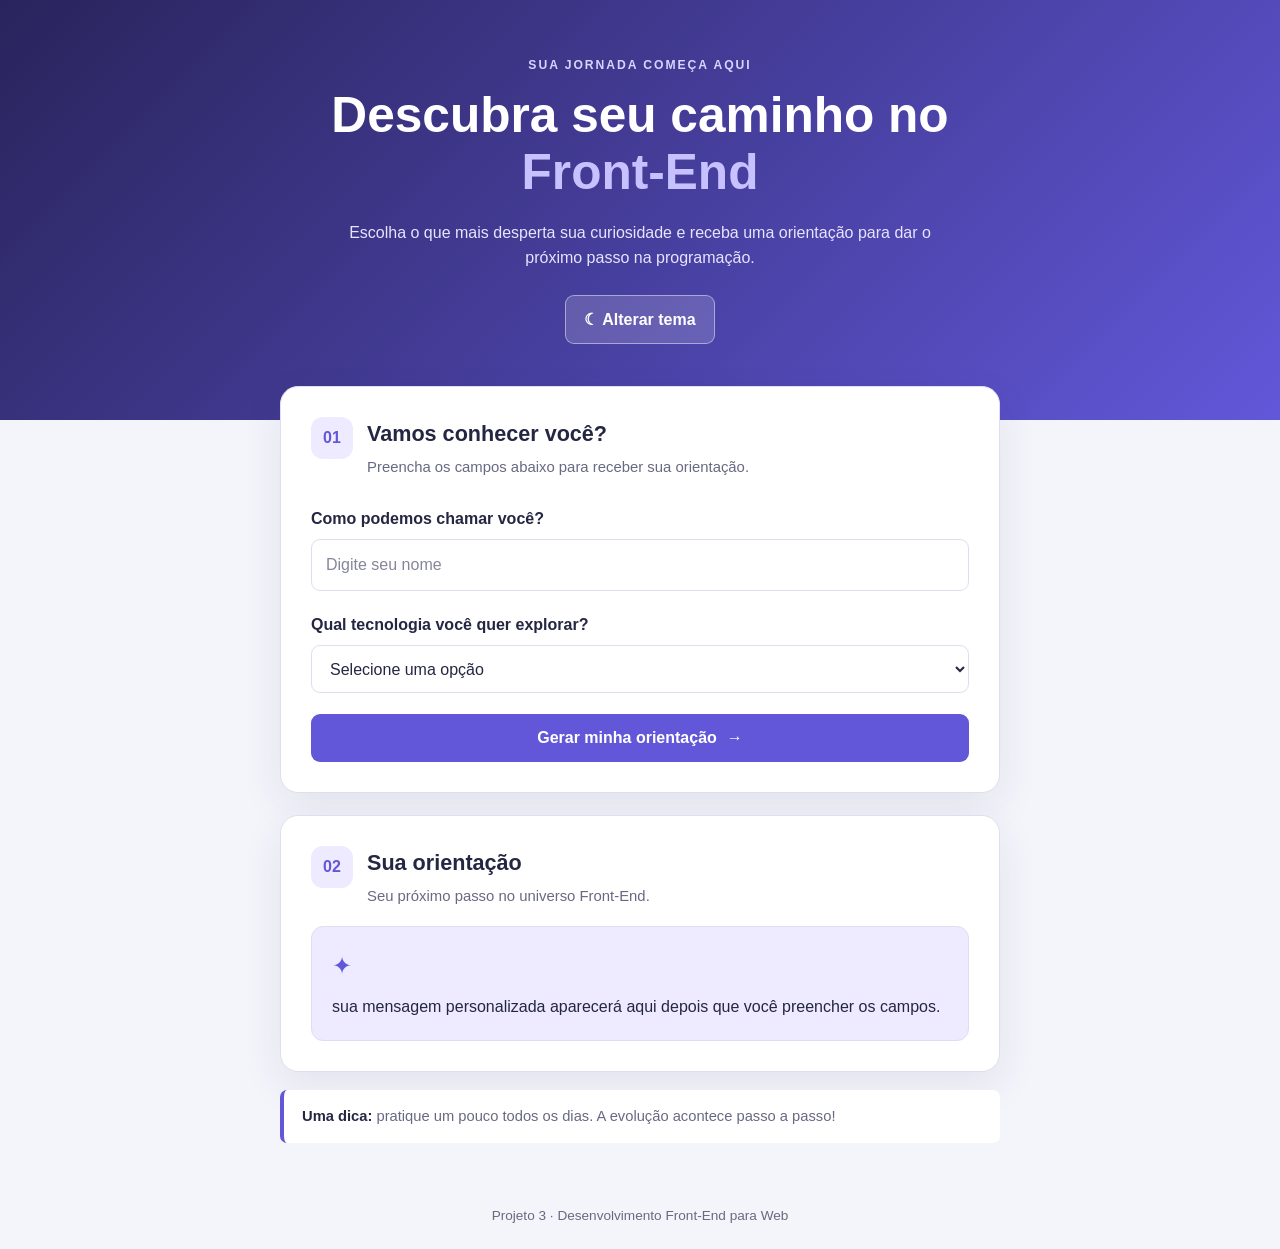
<file: Projects/projeto3_javascript/index.html>
<!DOCTYPE html>
<html lang="pt-BR">
<head>
    <meta charset="UTF-8">
    <meta name="viewport" content="width=device-width, initial-scale=1.0">
    <meta name="description" content="Descubra seu caminho para começar no desenvolvimento Front-End.">
    <title>Descubra seu caminho no Front-End</title>
    <link rel="stylesheet" href="css/estilo.css">
    <script src="js/script.js" defer></script>
</head>
<body>
    <header class="cabecalho">
        <div class="cabecalho__conteudo">
            <p class="etiqueta">SUA JORNADA COMEÇA AQUI</p>
            <h1>Descubra seu caminho no <span>Front-End</span></h1>
            <p class="cabecalho__descricao">
                Escolha o que mais desperta sua curiosidade e receba uma orientação
                para dar o próximo passo na programação.
            </p>
            <button type="button" id="btnTema" class="botao botao--tema"
                    aria-label="Alternar entre tema claro e escuro">
                ☾ Alterar tema
            </button>
        </div>
    </header>

    <main class="container">
        <section class="painel" aria-labelledby="tituloFormulario">
            <div class="painel__titulo">
                <span class="numero-etapa">01</span>
                <div>
                    <h2 id="tituloFormulario">Vamos conhecer você?</h2>
                    <p>Preencha os campos abaixo para receber sua orientação.</p>
                </div>
            </div>

            <form id="formOrientacao" novalidate>
                <div class="campo">
                    <label for="nomeUsuario">Como podemos chamar você?</label>
                    <input
                        type="text"
                        id="nomeUsuario"
                        name="nomeUsuario"
                        placeholder="Digite seu nome"
                        autocomplete="given-name"
                        required
                    >
                </div>

                <div class="campo">
                    <label for="tecnologia">Qual tecnologia você quer explorar?</label>
                    <select id="tecnologia" name="tecnologia" required>
                        <option value="">Selecione uma opção</option>
                        <option value="HTML">HTML</option>
                        <option value="CSS">CSS</option>
                        <option value="JavaScript">JavaScript</option>
                    </select>
                </div>

                <button type="submit" id="btnGerar" class="botao botao--principal">
                    Gerar minha orientação <span aria-hidden="true">→</span>
                </button>
            </form>
        </section>

        <section class="resultado" aria-labelledby="tituloResultado">
            <div class="resultado__cabecalho">
                <span class="numero-etapa">02</span>
                <div>
                    <h2 id="tituloResultado">Sua orientação</h2>
                    <p>Seu próximo passo no universo Front-End.</p>
                </div>
            </div>

            <div id="areaResultado" class="resultado__conteudo" aria-live="polite" aria-atomic="true">
                <div class="resultado__icone" aria-hidden="true">✦</div>
                <p> sua mensagem personalizada aparecerá aqui depois que você preencher os campos.</p>
            </div>
        </section>

        <aside class="dica" aria-label="Dica para estudar">
            <strong>Uma dica:</strong>
            pratique um pouco todos os dias. A evolução acontece passo a passo!
        </aside>
    </main>

    <footer class="rodape">
        <p>Projeto 3 · Desenvolvimento Front-End para Web</p>
    </footer>
</body>
</html>
</file>
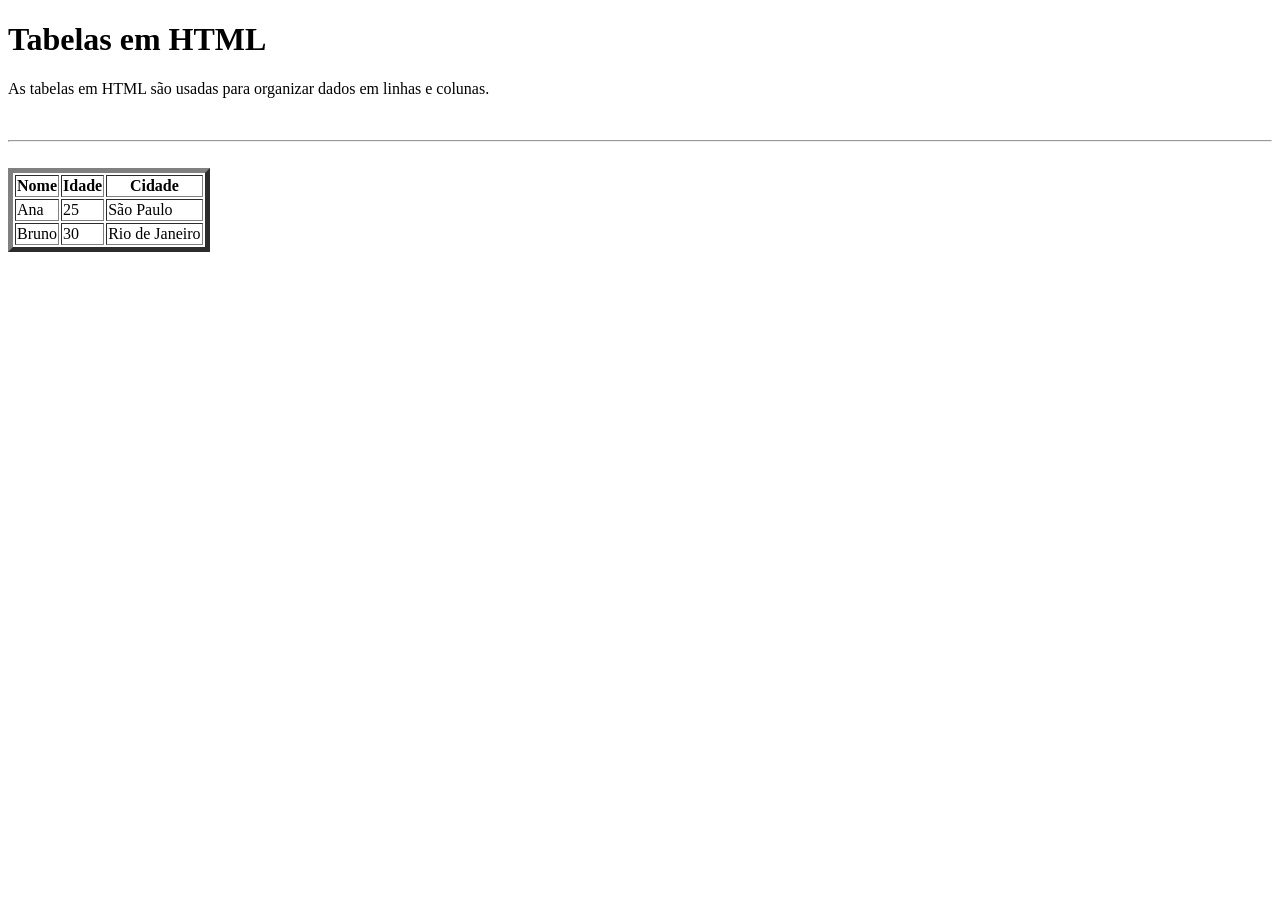
<file: Aula03/exemplo-aula-01-tabelas.html>
<!DOCTYPE html>
<html lang="en">
<head>
    <meta charset="UTF-8">
    <meta name="viewport" content="width=device-width, initial-scale=1.0">
    <title>Document</title>
</head>
<body>
    <h1>Tabelas em HTML</h1>
    <p>
        As tabelas em HTML são usadas para organizar dados em linhas e colunas.
    </p>
    <br>
    <hr>
    <br>
    <table border = "5">
        <thead>
            <tr>
                <th>Nome</th>
                <th>Idade</th>
                <th>Cidade</th>
            </tr>
        </thead>
        <tbody>
            <tr>
                <td>Ana</td>
                <td>25</td>
                <td>São Paulo </td>
            </tr>
            <tr>
                <td>Bruno</td>
                <td>30</td>
                <td>Rio de Janeiro</td>
            </tr>
        </tbody>
    </table>
</body>
</html>
</file>
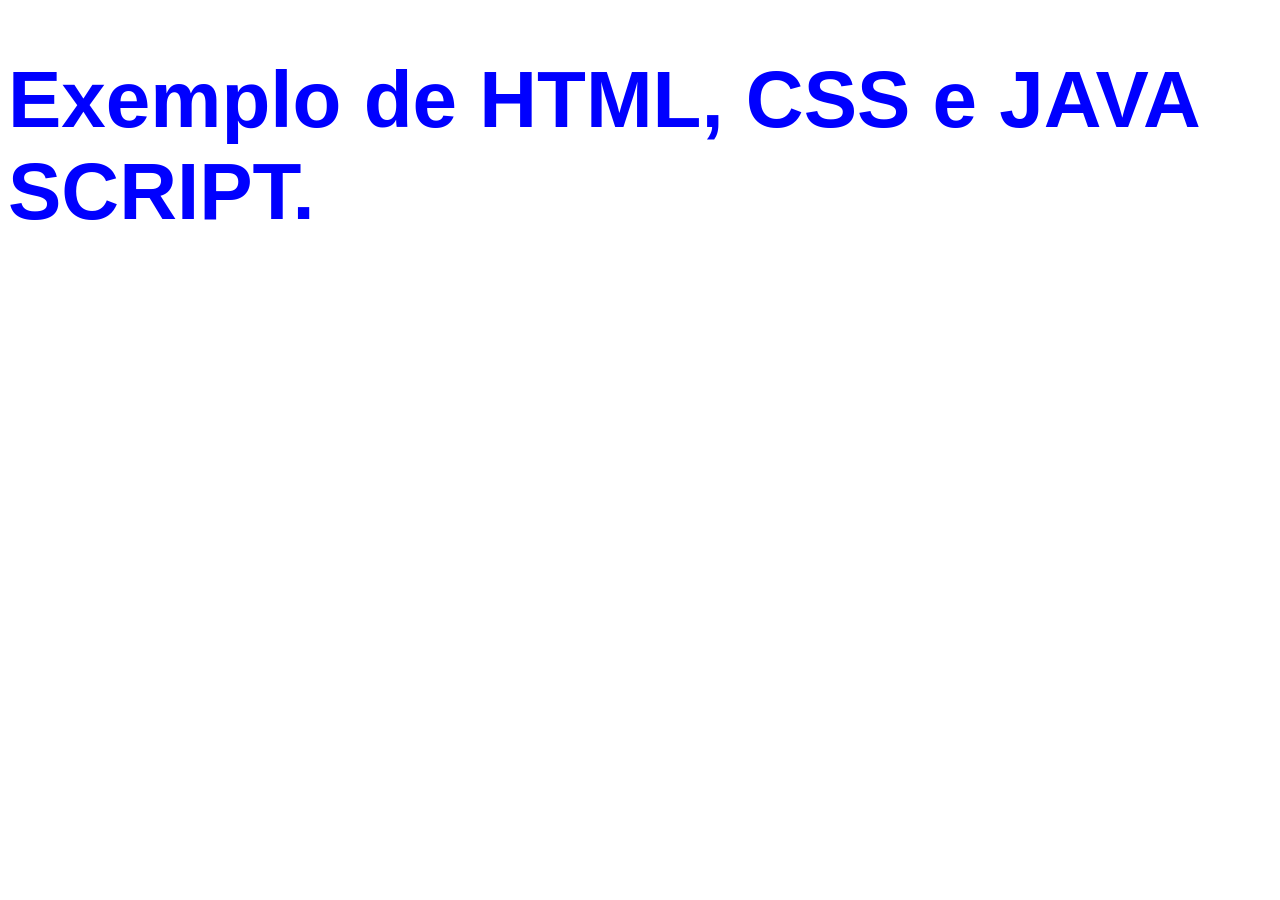
<file: Aula03/exemplo-aula-03-html-css-java.html>
<!DOCTYPE html>
<html lang="en">
<head>
    <meta charset="UTF-8">
    <meta name="viewport" content="width=device-width, initial-scale=1.0">
    <title>Pirmeira aula de Web</title>

    <style>
        body {
            color: rgb(0, 0, 255);
            font-size: 40px;
            font-family: sans-serif;
        }

    </style>

</head>
<body>
    <h1>Exemplo de HTML, CSS e JAVA SCRIPT.</h1>



    <script>
        console.log("Primeira aula de WEB :)");
    </script>
</body>
</html>
</file>
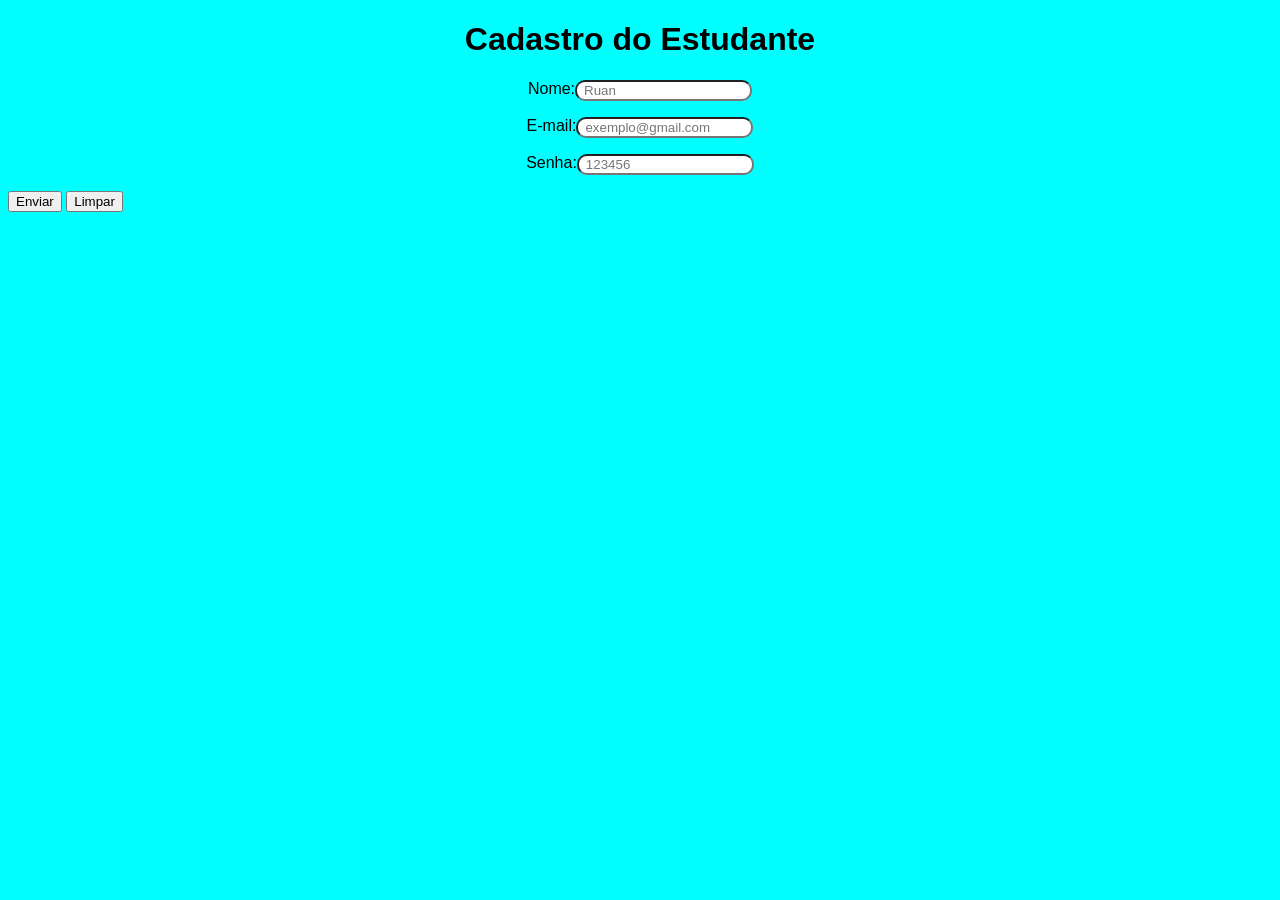
<file: Aula05/exemplo-de-aula01-form.html>
<!DOCTYPE html>
<html lang="en">
<head>
    <meta charset="UTF-8">
    <meta name="viewport" content="width=, initial-scale=1.0">
    <title>Document</title>

    <style>
        body {
            background-color: aqua;
            font-family: sans-serif;
            align-items: center;
        }

        h1 {
            display: flex;
            justify-content: center;
        }

        p {
            display: flex;
            align-content: center;
            justify-content: center;
        }

        input {
            border-radius: 10px;
            align-content: space-between;
        }

        ::placeholder {
            padding-left: 5px;
        }

    </style>
</head>
<body>
    <h1>Cadastro do Estudante</h1>

<form action="">
    <p>
    <label for="name">Nome:</label>
    <input type="Nome" id="name" name="name" placeholder="Ruan">
    </p>

    <p>
    <label for="email">E-mail:</label>
    <input type="email" id="email" name="email" placeholder="exemplo@gmail.com">
    </p>

    <p>
    <label for="password">Senha:</label>
    <input type="password" id="password" name="password" placeholder="123456">
    </p>
    <button>Enviar</button>
    <button>Limpar</button>
</form>
</body>
</html>
</file>
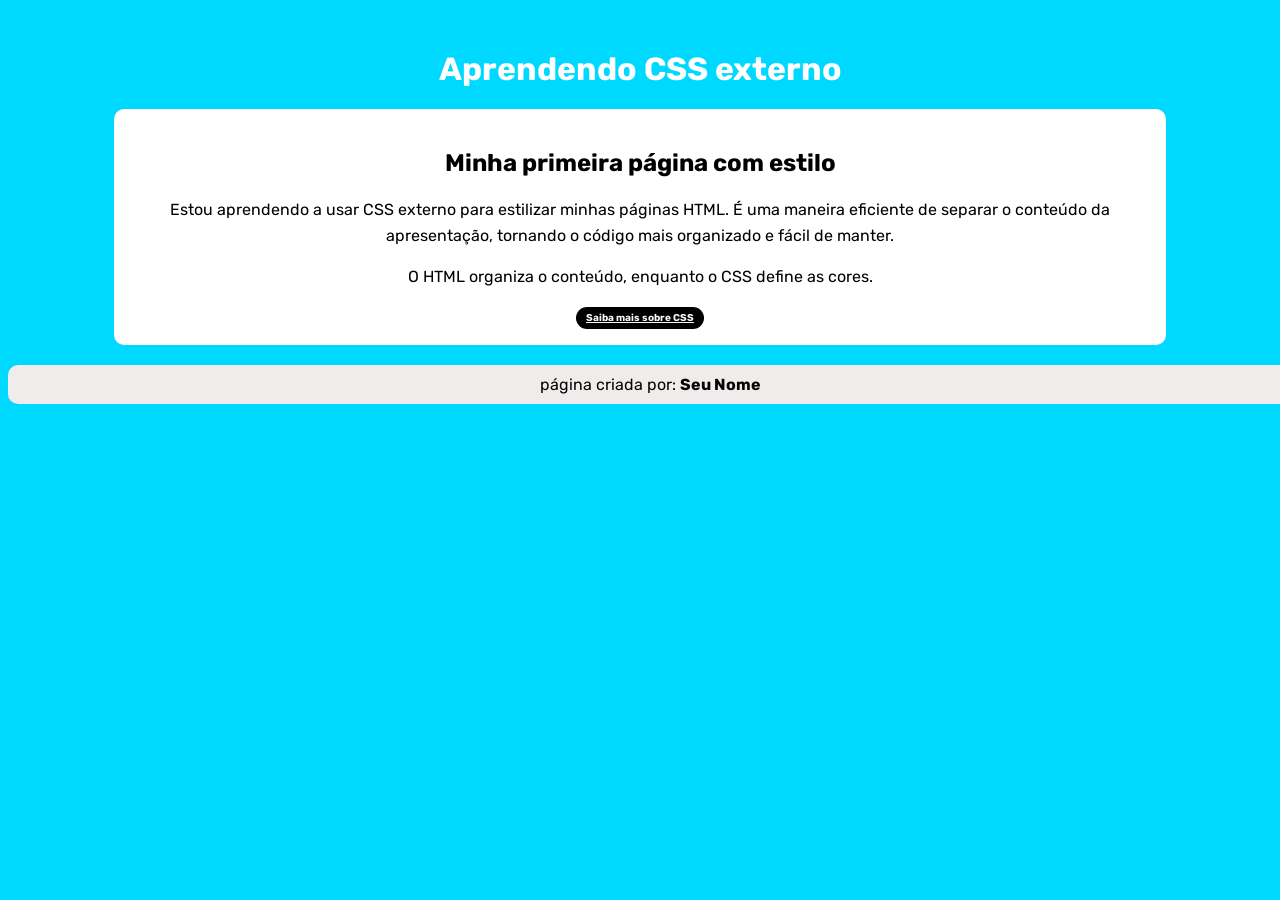
<file: Aula06/exemplo-de-aula01-cssexterno.html>
<!DOCTYPE html>
<html lang="en">
<head>
    <meta charset="UTF-8">
    <meta name="viewport" content="width=, initial-scale=1.0">
    <link rel="stylesheet" href="estilo.css">
    <link rel="preconnect" href="https://fonts.googleapis.com">
    <link rel="preconnect" href="https://fonts.gstatic.com" crossorigin>
    <link href="https://fonts.googleapis.com/css2?family=Rubik:ital,wght@0,300..900;1,300..900&display=swap" rel="stylesheet">
    <title>Document</title>
</head>
<body>
    <main>
        <h1>Aprendendo CSS externo</h1>
        <section>
            <h2>Minha primeira página com estilo</h2>

            <p>
                Estou aprendendo a usar CSS externo para estilizar minhas páginas HTML. É uma maneira eficiente de separar o conteúdo da apresentação, tornando o código mais organizado e fácil de manter.
            </p>

            <p>
                O HTML organiza o conteúdo, enquanto o CSS define as cores.
            </p>

            <a href="https://novoportal.cruzeirodosul.edu.br/gfa/home" target="_blank" rel="noopener">
                Saiba mais sobre CSS
            </a>
        </section>

        <footer>
            página criada por: <strong>Seu Nome</strong>
        </footer>


    </main>
</body>
</html>
</file>
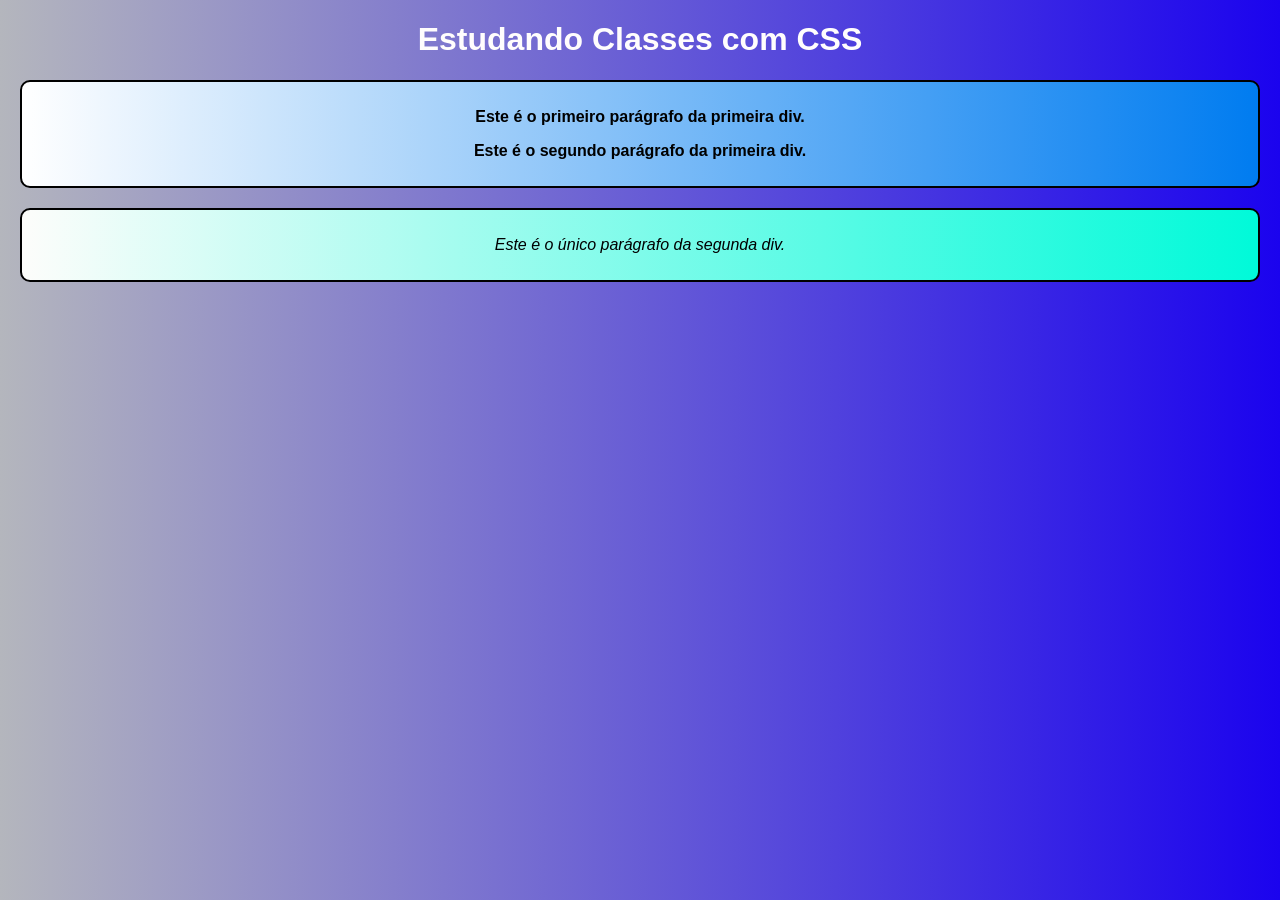
<file: Aula06/exemplo-de-aula02-cssinterno.html>
<!DOCTYPE html>
<html lang="pt-BR">
<head>
    <meta charset="UTF-8">
    <title>Estudando Classes com CSS</title>

    <style>
        body {
            font-family: Arial, sans-serif;
            margin: 20px;
            background: linear-gradient(to right, #b4b6bd, #1b03ee);
        }

        .titulo {
            color: rgb(255, 253, 253);
            text-align: center;
        }

        .primeira-div {
            background: linear-gradient(to right, #ffffff, #007cf0);
            padding: 10px;
            border: 2px solid black;
            border-radius: 10px;
            margin-bottom: 20px;
            text-align: center;
        }

        .segunda-div {
            background: linear-gradient(to right, #fdfdfb, #00fad9);
            padding: 10px;
            border: 2px solid black;
            border-radius: 10px;
            text-align: center;
        }

        .texto-destaque {
            font-weight: bold;
        }

        .texto-normal {
            font-style: italic;
        }
    </style>
</head>

<body>

    <h1 class="titulo">Estudando Classes com CSS</h1>

    <div class="primeira-div">
        <p class="texto-destaque">
            Este é o primeiro parágrafo da primeira div.
        </p>

        <p class="texto-destaque">
            Este é o segundo parágrafo da primeira div.
        </p>
    </div>

    <div class="segunda-div">
        <p class="texto-normal">
            Este é o único parágrafo da segunda div.
        </p>
    </div>

</body>
</html>
</file>
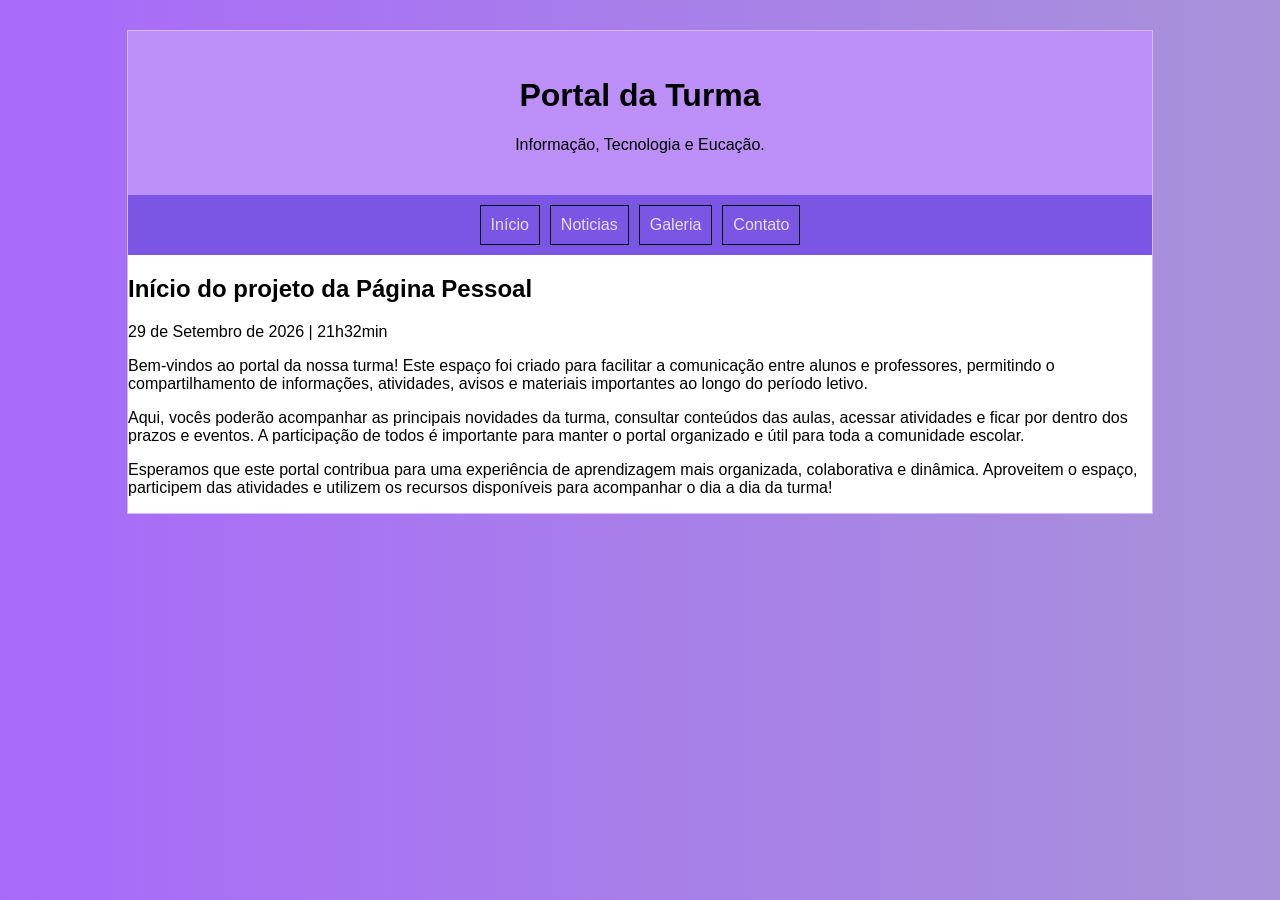
<file: Aula07/exemplo-de-aula02.html>
<!DOCTYPE html>
<html lang="en">
<head>
    <meta charset="UTF-8">
    <meta name="viewport" content="width=device-width, initial-scale=1.0">
    <title>Document</title>
    <link rel="stylesheet" href="style02.css">
</head>
<body>
    <div id="principal">
        <header id="topo_geral">
            <h1>Portal da Turma</h1>

            <p>Informação, Tecnologia e Eucação.</p>
        </header>

        <nav>
            <ul>
                <li><a href="">Início</a></li>
                <li><a href="">Noticias</a></li>
                <li><a href="">Galeria</a></li>
                <li><a href="">Contato</a></li>
            </ul>
        </nav>

        <main>
            <article>
                <header>
                    <h2>Início do projeto da Página Pessoal</h2>

                    <span>29 de Setembro de 2026 | 21h32min</span>
                </header>
                <section>
                    <p>Bem-vindos ao portal da nossa turma! Este espaço foi criado para facilitar a comunicação entre alunos e professores, permitindo o compartilhamento de informações, atividades, avisos e materiais importantes ao longo do período letivo.</p> 

                    <p>Aqui, vocês poderão acompanhar as principais novidades da turma, consultar conteúdos das aulas, acessar atividades e ficar por dentro dos prazos e eventos. A participação de todos é importante para manter o portal organizado e útil para toda a comunidade escolar.</p> 
                    
                    <p>Esperamos que este portal contribua para uma experiência de aprendizagem mais organizada, colaborativa e dinâmica. Aproveitem o espaço, participem das atividades e utilizem os recursos disponíveis para acompanhar o dia a dia da turma!</p>

                </section>
            </article>
        </main>
    </div>
</body>
</html>
</file>
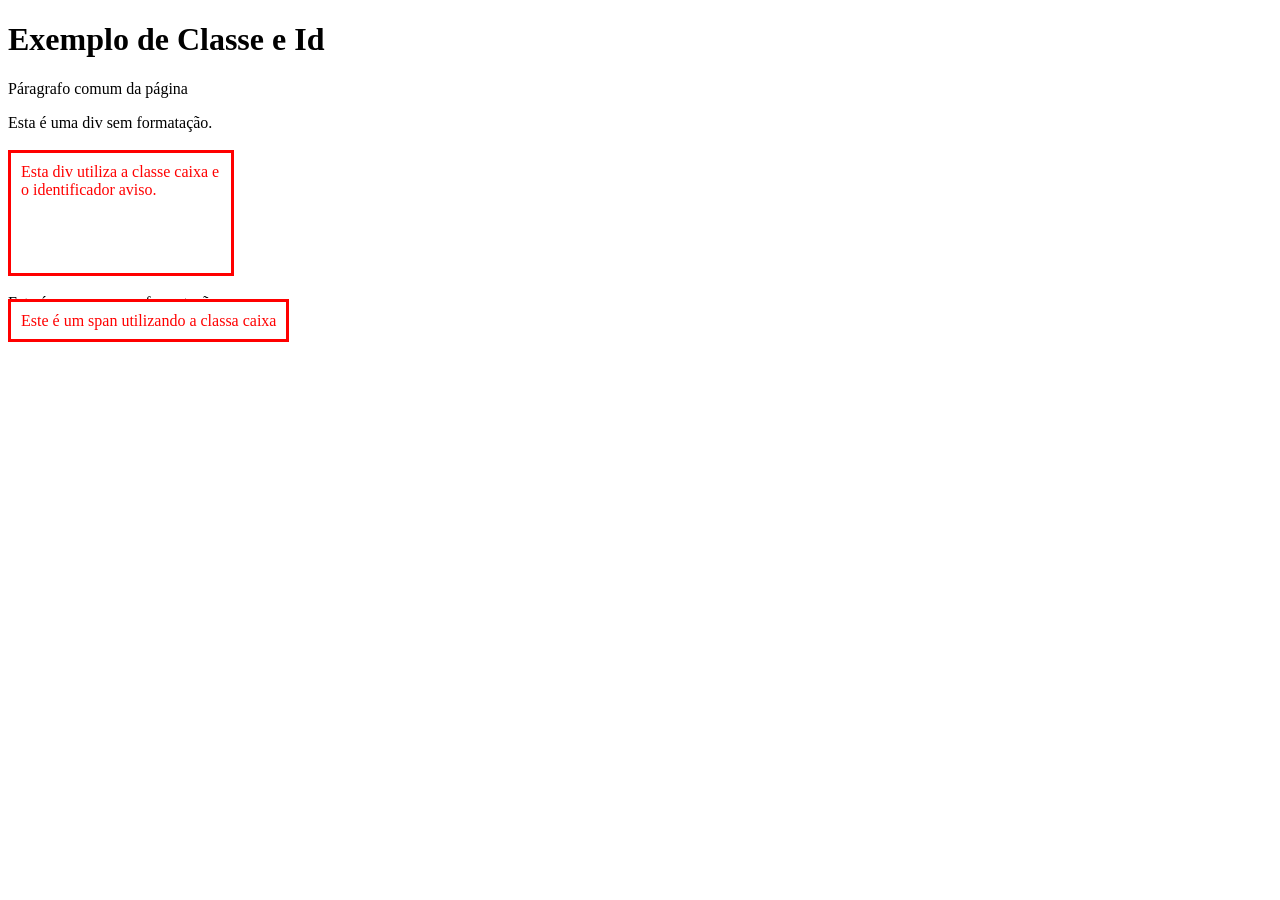
<file: Aula07/exemplo-de-aula07.html>
<!DOCTYPE html>
<html lang="en">
<head>
    <meta charset="UTF-8">
    <meta name="viewport" content="width=device-width, initial-scale=1.0">
    <title>Document</title>
    <link rel="stylesheet" href="style.css">
</head>
<body>
    <h1>Exemplo de Classe e Id</h1>

    <p>Páragrafo comum da página</p>

    <div>Esta é uma div sem formatação.</div>

    <br>

    <div class="caixa" id="aviso">Esta div utiliza a classe caixa e o identificador aviso.</div>

    <br>

    <span>Esta é uma span sem formatação.</span>

    <br>
    
    <span class="caixa">Este é um span utilizando a classa caixa</span>
</body>
</html>
</file>
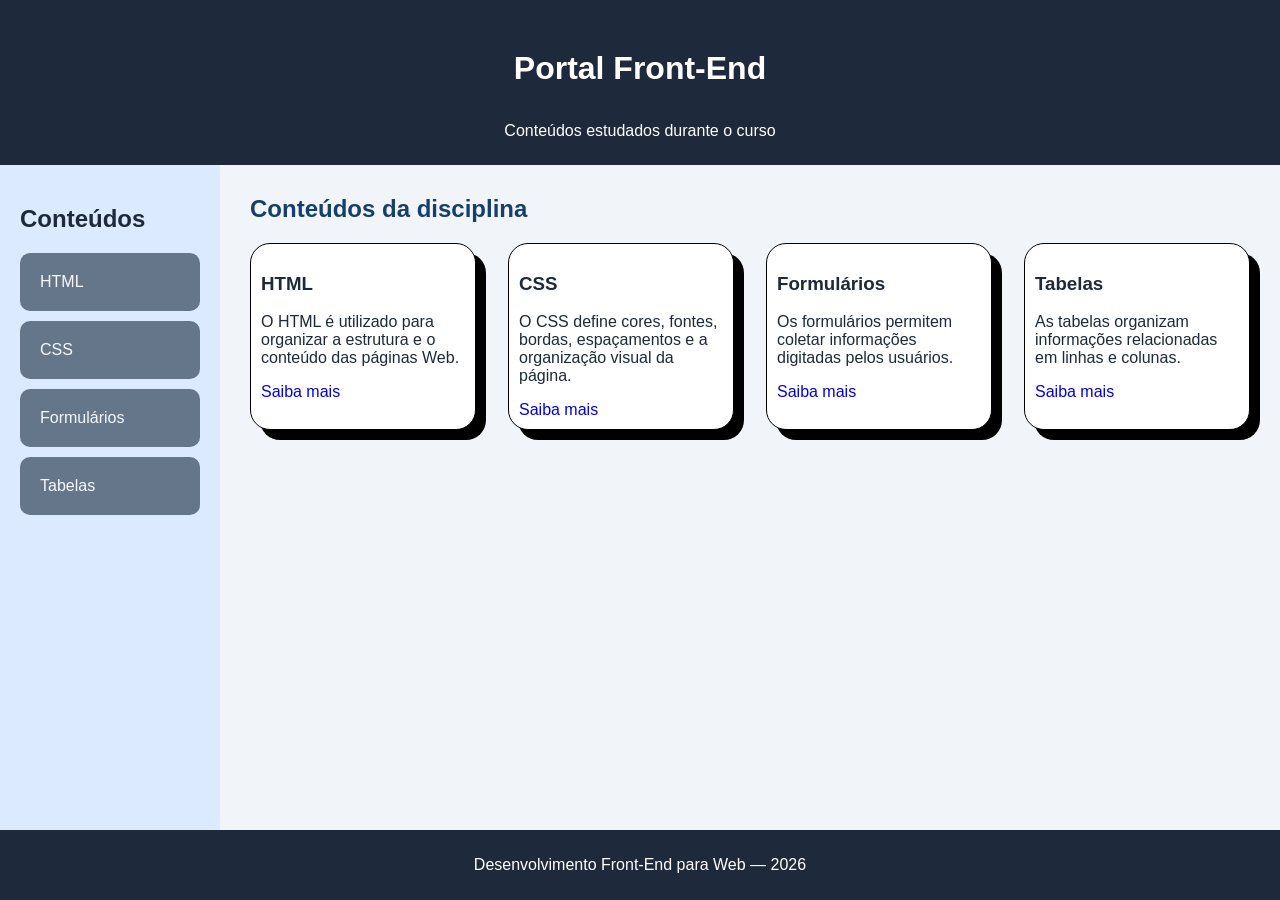
<file: Aula08/exemplo-de-aula01-grid.html>
<!doctype html>
<html lang="pt-BR">

<head>
    <meta charset="UTF-8" />
    <meta name="viewport" content="width=device-width, initial-scale=1.0" />
    <title>Portal Front-End</title>
    <link rel="stylesheet" href="style01.css">
</head>

<body>
    <div class="layout-pagina">
    <header class="cabecalho">
        <h1 class="cabecalho">Portal Front-End</h1>
        <p>Conteúdos estudados durante o curso</p>
    </header>
    <aside class="barra-lateral">
        <h2>Conteúdos</h2>
        <nav>
            <ul>
                <li><a href="#">HTML</a></li>
                <li><a href="#">CSS</a></li>
                <li><a href="#">Formulários</a></li>
                <li><a href="#">Tabelas</a></li>
            </ul>
        </nav>
    </aside>
    <main class="grid-principal">
        <h2>Conteúdos da disciplina</h2>
        <section class="grid-card">
            <article class="card">
                <h3>HTML</h3>
                <p>
                    O HTML é utilizado para organizar a estrutura e o conteúdo das
                    páginas Web.
                </p>
                <a href="#">Saiba mais</a>
            </article>
            <article class="card">
                <h3>CSS</h3>
                <p>
                    O CSS define cores, fontes, bordas, espaçamentos e a organização
                    visual da página.
                </p>
                <a href="#">Saiba mais</a>
            </article>
            <article class="card">
                <h3>Formulários</h3>
                <p>
                    Os formulários permitem coletar informações digitadas pelos
                    usuários.
                </p>
                <a href="#">Saiba mais</a>
            </article>
            <article class="card">
                <h3>Tabelas</h3>
                <p>
                    As tabelas organizam informações relacionadas em linhas e colunas.
                </p>
                <a href="#">Saiba mais</a>
            </article>
        </section>
    </main>
    <footer class="footer">
        <p>Desenvolvimento Front-End para Web — 2026</p>
    </footer>
    </div>
</body>

</html>
</file>
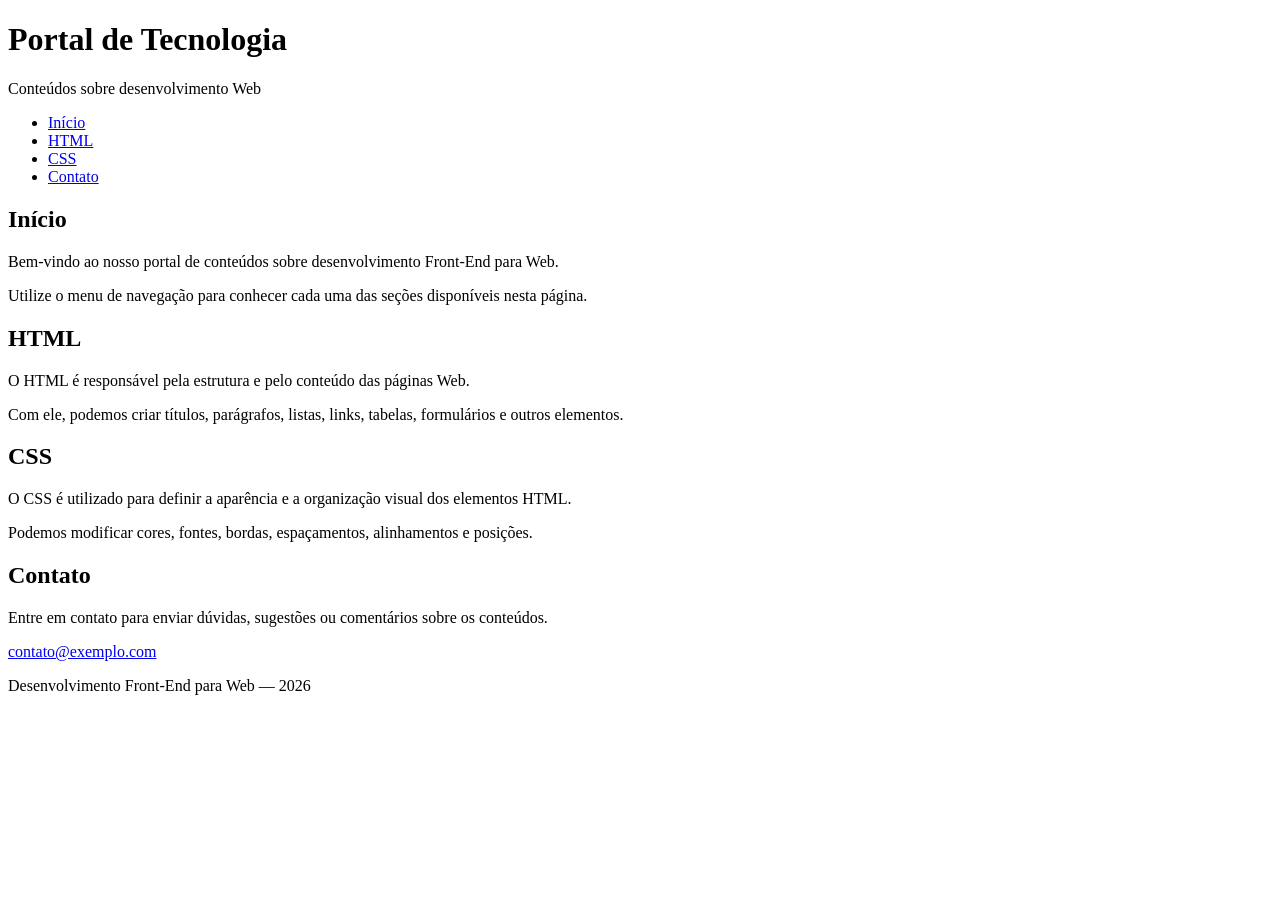
<file: Aula08/exemplo-de-aula02-flex.html>
<!doctype html>
<html lang="pt-BR">

<head>
    <meta charset="UTF-8" />
    <meta name="viewport" content="width=device-width, initial-scale=1.0" />
    <title>Menu de navegação</title>
</head>

<body>
    <header>
        <h1>Portal de Tecnologia</h1>
        <p>Conteúdos sobre desenvolvimento Web</p>
    </header>
    <nav>
        <ul>
            <li>
                <a href="#inicio">Início</a>
            </li>
            <li>
                <a href="#html">HTML</a>
            </li>
            <li>
                <a href="#css">CSS</a>
            </li>
            <li>
                <a href="#contato">Contato</a>
            </li>
        </ul>
    </nav>
    <main>
        <section>
            <h2>Início</h2>
            <p>
                Bem-vindo ao nosso portal de conteúdos sobre desenvolvimento Front-End
                para Web.
            </p>
            <p>
                Utilize o menu de navegação para conhecer cada uma das seções
                disponíveis nesta página.
            </p>
        </section>
        <section>
            <h2>HTML</h2>
            <p>
                O HTML é responsável pela estrutura e pelo conteúdo das páginas Web.
            </p>
            <p>
                Com ele, podemos criar títulos, parágrafos, listas, links, tabelas,
                formulários e outros elementos.
            </p>
        </section>
        <section>
            <h2>CSS</h2>
            <p>
                O CSS é utilizado para definir a aparência e a organização visual dos
                elementos HTML.
            </p>
            <p>
                Podemos modificar cores, fontes, bordas, espaçamentos, alinhamentos e
                posições.
            </p>
        </section>
        <section>
            <h2>Contato</h2>
            <p>
                Entre em contato para enviar dúvidas, sugestões ou comentários sobre
                os conteúdos.
            </p>
            <a href="mailto:contato@exemplo.com"> contato@exemplo.com </a>
        </section>
    </main>
    <footer>
        <p>Desenvolvimento Front-End para Web — 2026</p>
    </footer>
</body>

</html>
</file>
<file: Projects/projeto3_javascript/css/estilo.css>
/* ===== Configurações gerais ===== */
:root {
    color-scheme: light;
    --fundo: #f4f5fb;
    --superficie: #ffffff;
    --texto: #252642;
    --texto-secundario: #686982;
    --primaria: #6257d9;
    --primaria-hover: #4e43bd;
    --destaque: #eeeaff;
    --borda: #dedfee;
    --sombra: 0 14px 40px rgba(42, 39, 94, 0.09);
    --erro: #b42318;
}

* {
    box-sizing: border-box;
    margin: 0;
    padding: 0;
}

body {
    min-height: 100vh;
    display: flex;
    flex-direction: column;
    font-family: Arial, Helvetica, sans-serif;
    background: var(--fundo);
    color: var(--texto);
    line-height: 1.6;
    transition: background-color 0.25s ease, color 0.25s ease;
}

/* ===== Tema escuro ===== */
body.tema-escuro {
    color-scheme: dark;
    --fundo: #171827;
    --superficie: #22243a;
    --texto: #f2f1ff;
    --texto-secundario: #b8b7d0;
    --primaria: #a49aff;
    --primaria-hover: #b8b0ff;
    --destaque: #30304f;
    --borda: #41425e;
    --sombra: 0 14px 40px rgba(0, 0, 0, 0.22);
    --erro: #ff9b94;
}

/* ===== Cabeçalho ===== */
.cabecalho {
    padding: 56px 20px 76px;
    color: #ffffff;
    text-align: center;
    background: linear-gradient(135deg, #29245c, #6257d9);
}

.cabecalho__conteudo {
    max-width: 760px;
    margin: 0 auto;
}

.etiqueta {
    margin-bottom: 12px;
    color: #d8d3ff;
    font-size: 0.76rem;
    font-weight: 700;
    letter-spacing: 0.16em;
}

.cabecalho h1 {
    font-size: clamp(2rem, 5vw, 3.1rem);
    line-height: 1.15;
}

.cabecalho h1 span {
    color: #c8c1ff;
}

.cabecalho__descricao {
    max-width: 610px;
    margin: 18px auto 24px;
    color: #e6e4ff;
}

/* ===== Conteúdo ===== */
.container {
    width: min(100% - 32px, 720px);
    margin: -34px auto 40px;
    flex: 1;
}

.painel,
.resultado {
    padding: 30px;
    margin-bottom: 22px;
    background: var(--superficie);
    border: 1px solid var(--borda);
    border-radius: 18px;
    box-shadow: var(--sombra);
}

.painel__titulo,
.resultado__cabecalho {
    display: flex;
    align-items: flex-start;
    gap: 14px;
    margin-bottom: 26px;
}

.numero-etapa {
    display: inline-grid;
    width: 42px;
    height: 42px;
    flex-shrink: 0;
    place-items: center;
    color: var(--primaria);
    background: var(--destaque);
    border-radius: 12px;
    font-weight: 800;
}

h2 {
    margin-bottom: 4px;
    font-size: 1.35rem;
}

.painel__titulo p,
.resultado__cabecalho p {
    color: var(--texto-secundario);
    font-size: 0.93rem;
}

/* ===== Formulário ===== */
.campo {
    margin-bottom: 21px;
}

.campo label {
    display: block;
    margin-bottom: 8px;
    font-weight: 700;
}

input,
select {
    width: 100%;
    min-height: 48px;
    padding: 12px 14px;
    color: var(--texto);
    background: var(--superficie);
    border: 1px solid var(--borda);
    border-radius: 9px;
    font: inherit;
}

input::placeholder {
    color: var(--texto-secundario);
    opacity: 0.8;
}

input:focus,
select:focus {
    outline: 3px solid color-mix(in srgb, var(--primaria) 22%, transparent);
    border-color: var(--primaria);
}

/* ===== Botões ===== */
.botao {
    min-height: 46px;
    padding: 11px 18px;
    border: 0;
    border-radius: 9px;
    font: inherit;
    font-weight: 700;
    cursor: pointer;
    transition: background-color 0.2s ease, transform 0.2s ease;
}

.botao:hover {
    transform: translateY(-2px);
}

.botao:focus-visible {
    outline: 3px solid var(--primaria);
    outline-offset: 3px;
}

.botao--tema {
    color: #ffffff;
    background: rgba(255, 255, 255, 0.16);
    border: 1px solid rgba(255, 255, 255, 0.45);
}

.botao--tema:hover {
    background: rgba(255, 255, 255, 0.27);
}

.botao--principal {
    display: flex;
    width: 100%;
    align-items: center;
    justify-content: center;
    gap: 10px;
    color: #ffffff;
    background: var(--primaria);
}

.botao--principal:hover {
    background: var(--primaria-hover);
}

/* ===== Resultado ===== */
.resultado {
    margin-bottom: 18px;
}

.resultado__cabecalho {
    margin-bottom: 18px;
}

.resultado__conteudo {
    min-height: 112px;
    padding: 20px;
    color: var(--texto);
    background: var(--destaque);
    border: 1px solid var(--borda);
    border-radius: 12px;
}

.resultado__conteudo p {
    line-height: 1.7;
}

.resultado__icone {
    margin-bottom: 7px;
    color: var(--primaria);
    font-size: 1.5rem;
}

.resultado__conteudo.erro {
    color: var(--erro);
    border-color: var(--erro);
}

.dica {
    padding: 15px 18px;
    color: var(--texto-secundario);
    border-left: 4px solid var(--primaria);
    background: var(--superficie);
    border-radius: 7px;
    font-size: 0.92rem;
}

.dica strong {
    color: var(--texto);
}

/* ===== Rodapé ===== */
.rodape {
    padding: 22px 16px;
    color: var(--texto-secundario);
    text-align: center;
    font-size: 0.85rem;
}

/* ===== Responsividade ===== */
@media (max-width: 600px) {
    .cabecalho {
        padding: 42px 18px 66px;
    }

    .painel,
    .resultado {
        padding: 22px 18px;
    }

    .painel__titulo,
    .resultado__cabecalho {
        gap: 10px;
    }

    h2 {
        font-size: 1.15rem;
    }
}
</file>
<file: Aula06/estilo.css>
body {
  font-family: "Rubik", sans-serif;
  font-optical-sizing: auto;
  font-weight: weight;
  font-style: normal;
  background-color: #00d9ff;
  text-align: center;
}

h1 {
    color: #ffffff;
    margin-top: 50px;
}

section {
    margin: 20px auto;
    width: 80%;
    background-color: #ffffff;
    padding: 20px;
    border-radius: 10px;
    
}

section:hover {
    transform: scale(1.1);
    transition: transform 0.5s ease-in;
}

p {
    color: #000000;
    line-height: 1.6;
}

a {
    color: #f7f6fa;
    font-weight: bold;
    font-size: 10px;
    background-color: #000000;
    border-radius: 20px;
    padding: 5px 10px;
}

footer {
    margin-top: 20px;
    padding: 10px;
    width: 100%;
    background-color: #f1ecec;
    color: #050505;
    border-radius: 10px;
}
</file>
<file: Aula07/style02.css>
body {
    margin: 0;
    background: linear-gradient(to right, #a86afa, #a892da);
    font-family: Arial, Helvetica, sans-serif;
}

#principal {
    width: 80%;
    margin: 30px auto;
    background-color: rgb(255, 255, 255);
    border: 1px solid rgb(218, 183, 250);
}

#topo_geral {
    background-color: rgb(189, 143, 248);
    color: black;
    padding: 25px;
    text-align: center;
}

nav {
    background-color: rgb(123, 85, 228);
    padding: 10px;
}

nav ul {
    display: flex;
    justify-content: center;
    gap: 10px;
    margin: 0px;
    padding: 0;
    list-style: none;
}

nav a {
    display: block;
    color: rgb(230, 222, 250);
    padding: 10px;
    border: 1px solid black;
    text-decoration: none;
}

nav a:hover {
    background-color: aliceblue;
    color: darkmagenta;
}
</file>
<file: Aula07/style.css>
.caixa {
    border: 3px solid red;
    background-color: white;
    color: red;
    padding: 10px;
}

#aviso {
    width: 200px;
    height: 100px;
}
</file>
<file: Aula08/style01.css>
* {
    box-sizing: border-box;
}

body{
    margin: 0;
    background-color: #f1f5f9;
    color: #1e293b;
    font-family: Arial, Helvetica, sans-serif;
}

.layout-pagina {
    display: grid;
    grid-template-areas: 
    "header header"
    "sidebar main"
    "footer footer"
    ;

    grid-template-columns: 220px 1fr;
    grid-template-rows: auto 1fr auto;

    min-height: 100vh;
}

.cabecalho {
    grid-area: header;

    background-color: #1e293b;
    color: white;
    padding: 25px;
    text-align: center;
}

.cabecalho h1{
    margin: 0 0 10px;
}

.cabecalho p{
    margin: 0;
}

.barra-lateral{
    grid-area: sidebar;
    background-color: #dbeafe;
    padding: 20px;
}

.barra-lateral h2{
    color: #1e293b;
}

.barra-lateral ul{
    margin: 0;
    padding: 0;
    list-style: none;
}

.barra-lateral li{
    margin-bottom: 10px;
}

.barra-lateral a{
    display: block;
    background-color: #35465a;
    color: white;
    padding: 20px;
    border-radius: 10px;
    text-decoration: none;
    opacity: 0.7;
}

.barra-lateral a:hover{
    background-color: #1e293b;
    transition: 0.3s;
    transform: scale(1.05);
    opacity: 1;
}

.grid-principal{
    grid-area: main;
    padding: 30px;
}

.grid-principal h2{
    margin-top: 0;
    color: #173f6d;
}

.grid-card{
    display: grid;
    grid-template-columns: repeat(auto-fit, minmax(100px, 1fr));
    gap: 2rem;
    
}

.card{
    background-color: white;
    padding: 10px;
    border: 1px solid black;
    border-radius: 20px;
    box-shadow: 10px 10px black;
}

.card:hover{
    background-color: #1e293b;
    color: white;
    transition: 0.3s;
    transform: scale(1.05);
}

.card a{
    text-decoration: none;
}

.footer{
    grid-area: footer;
    background-color: #1e293b;
    color: white;
    padding: 10px;
    text-align: center;
}
</file>
